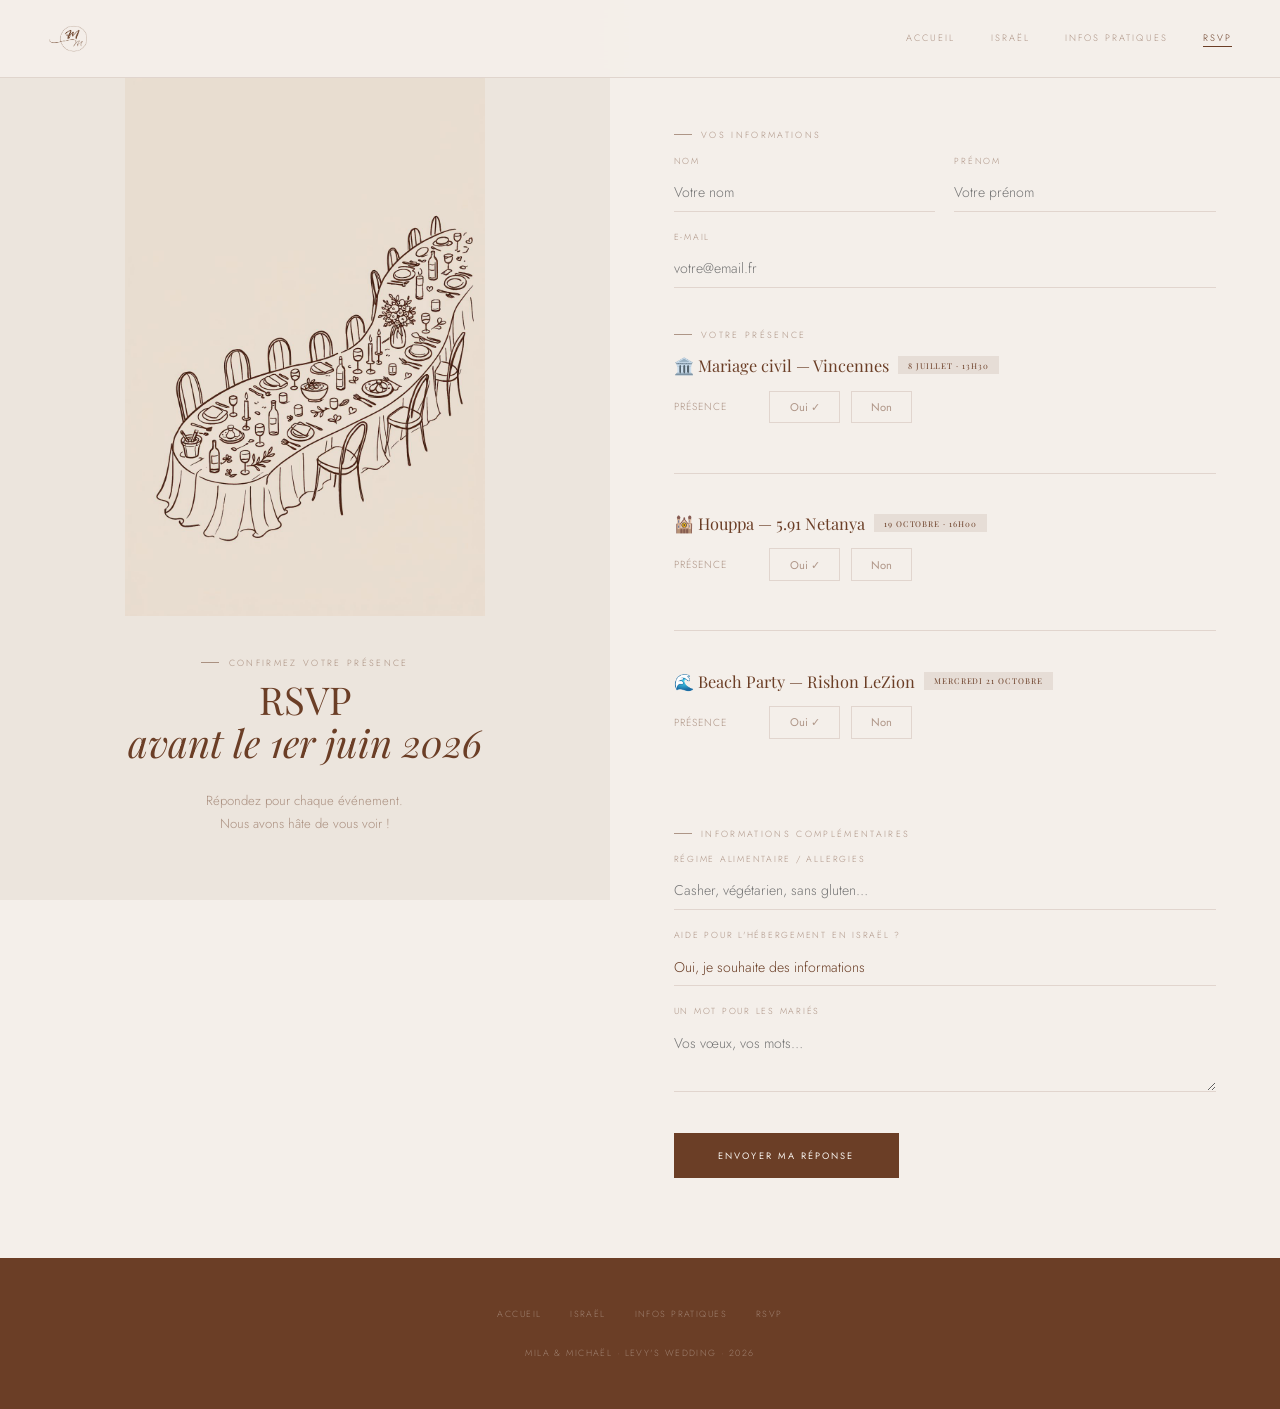
<file: rsvp.html>
<!DOCTYPE html>
<html lang="fr">
<head>
<meta charset="UTF-8">
<meta name="viewport" content="width=device-width, initial-scale=1.0">
<title>RSVP — Levy's Wedding</title>
<link rel="stylesheet" href="style.css">
<style>
/* RSVP responsive */

/* RSVP responsive layout */
.rsvp-layout {
  display: grid;
  grid-template-columns: 1fr 1.1fr;
  min-height: 100svh;
}
.rsvp-left {
  background: var(--bg2);
  display: flex;
  flex-direction: column;
  align-items: center;
  justify-content: flex-end;
  padding: 8rem 3rem 4rem;
  position: sticky;
  top: 0;
  height: 100svh;
}
.rsvp-right {
  padding: 8rem 4rem 5rem;
  background: var(--bg);
}
@media (max-width: 768px) {
  .rsvp-layout {
    grid-template-columns: 1fr;
    min-height: auto;
  }
  .rsvp-left {
    position: relative;
    height: auto;
    padding: 6rem 2rem 2.5rem;
    justify-content: center;
  }
  .rsvp-left img {
    max-width: 200px !important;
    margin-bottom: 1.5rem !important;
  }
  .rsvp-left h2 {
    font-size: 1.5rem !important;
  }
  .rsvp-right {
    padding: 2.5rem 1.5rem 4rem;
  }
}

</style>
</head>
<body>
<nav>
  <a href="index.html" class="nl"><img src="[data-uri]" alt="M&M" style="height:42px;width:42px;object-fit:contain;display:block;"></a>
  <div class="nm">
    <a href="index.html">Accueil</a>
    <a href="israel.html">Israël</a>
    <a href="infos.html">Infos pratiques</a>
    <a href="rsvp.html" class="on">RSVP</a>
  </div>
</nav>

<!-- LAYOUT SPLIT plein écran -->
<div class="rsvp-layout">

  <!-- GAUCHE — visuel -->
  <div class="rsvp-left">
    <img src="[data-uri]" alt="Table de réception" style="max-width:360px;width:90%;mix-blend-mode:multiply;margin-bottom:2.5rem;">
    <div class="tag" style="justify-content:center;margin-bottom:.6rem;">Confirmez votre présence</div>
    <h2 style="text-align:center;font-size:clamp(1.6rem,3vw,2.4rem);">RSVP<br><em>avant le 1er juin 2026</em></h2>
    <p style="text-align:center;font-size:.82rem;color:var(--mu);margin-top:.8rem;line-height:1.75;">
      Répondez pour chaque événement.<br>Nous avons hâte de vous voir !
    </p>
  </div>

  <!-- DROITE — formulaire -->
  <div class="rsvp-right">
    <form onsubmit="send(event)">

      <!-- Identité -->
      <div style="margin-bottom:2.5rem;">
        <div class="tag">Vos informations</div>
        <div class="fr">
          <div class="fi"><label>Nom</label><input type="text" placeholder="Votre nom" required></div>
          <div class="fi"><label>Prénom</label><input type="text" placeholder="Votre prénom" required></div>
        </div>
        <div class="fi"><label>E-mail</label><input type="email" placeholder="votre@email.fr" required></div>
      </div>

      <!-- Événements -->
      <div style="margin-bottom:2rem;">
        <div class="tag">Votre présence</div>

        <!-- Mairie -->
        <div class="eb">
          <h4>🏛️ Mariage civil — Vincennes <span class="et">8 juillet · 13h30</span></h4>
          <div class="pr">
            <div class="pl">Présence</div>
            <div style="display:flex;gap:.7rem;">
              <button type="button" class="tb" onclick="pick(this,'mairie','oui')">Oui ✓</button>
              <button type="button" class="tb" onclick="pick(this,'mairie','non')">Non</button>
            </div>
          </div>
          <div class="pr" id="mairie-g" style="display:none;">
            <div class="pl">Personnes</div>
            <div class="cw">
              <button type="button" class="cb" onclick="delta('mairie',-1)">−</button>
              <div class="cn" id="mairie-n">1</div>
              <button type="button" class="cb" onclick="delta('mairie',1)">+</button>
            </div>
          </div>
        </div>

        <!-- Houppa -->
        <div class="eb">
          <h4>🕍 Houppa — 5.91 Netanya <span class="et">19 octobre · 16h00</span></h4>
          <div class="pr">
            <div class="pl">Présence</div>
            <div style="display:flex;gap:.7rem;">
              <button type="button" class="tb" onclick="pick(this,'houppa','oui')">Oui ✓</button>
              <button type="button" class="tb" onclick="pick(this,'houppa','non')">Non</button>
            </div>
          </div>
          <div class="pr" id="houppa-g" style="display:none;">
            <div class="pl">Personnes</div>
            <div class="cw">
              <button type="button" class="cb" onclick="delta('houppa',-1)">−</button>
              <div class="cn" id="houppa-n">1</div>
              <button type="button" class="cb" onclick="delta('houppa',1)">+</button>
            </div>
          </div>
        </div>

        <!-- Beach -->
        <div class="eb">
          <h4>🌊 Beach Party — Rishon LeZion <span class="et">Mercredi 21 octobre</span></h4>
          <div class="pr">
            <div class="pl">Présence</div>
            <div style="display:flex;gap:.7rem;">
              <button type="button" class="tb" onclick="pick(this,'beach','oui')">Oui ✓</button>
              <button type="button" class="tb" onclick="pick(this,'beach','non')">Non</button>
            </div>
          </div>
          <div class="pr" id="beach-g" style="display:none;">
            <div class="pl">Personnes</div>
            <div class="cw">
              <button type="button" class="cb" onclick="delta('beach',-1)">−</button>
              <div class="cn" id="beach-n">1</div>
              <button type="button" class="cb" onclick="delta('beach',1)">+</button>
            </div>
          </div>
        </div>
      </div>

      <!-- Infos supp -->
      <div style="margin-bottom:2rem;">
        <div class="tag">Informations complémentaires</div>
        <div class="fi"><label>Régime alimentaire / allergies</label><input type="text" placeholder="Casher, végétarien, sans gluten…"></div>
        <div class="fi">
          <label>Aide pour l'hébergement en Israël ?</label>
          <select>
            <option>Oui, je souhaite des informations</option>
            <option>Non merci, j'ai déjà tout organisé</option>
          </select>
        </div>
        <div class="fi"><label>Un mot pour les mariés</label><textarea placeholder="Vos vœux, vos mots…"></textarea></div>
      </div>

      <!-- Récap -->
      <div class="sb" id="sb" style="display:none;">
        <h4>Récapitulatif</h4>
        <div id="sl"></div>
      </div>

      <button type="submit" class="btn">Envoyer ma réponse</button>
      <div class="ok" id="ok">Merci infiniment ✦ Votre réponse a bien été enregistrée !</div>

    </form>
  </div>
</div>

<footer>
  <div class="fn">
    <a href="index.html">Accueil</a>
    <a href="israel.html">Israël</a>
    <a href="infos.html">Infos pratiques</a>
    <a href="rsvp.html">RSVP</a>
  </div>
  <div>Mila &amp; Michaël · Levy's Wedding · 2026</div>
</footer>
<script src="main.js"></script>
</body></html>
</file>
<file: style.css>
@import url('https://fonts.googleapis.com/css2?family=Playfair+Display:ital,wght@0,400;0,500;1,400;1,500&family=Jost:wght@200;300;400&display=swap');

*, *::before, *::after { box-sizing: border-box; margin: 0; padding: 0; }

:root {
  --br: #6b3e26;
  --bg: #f4efea;
  --bg2: #ece5dd;
  --mu: rgba(107,62,38,.5);
  --ln: rgba(107,62,38,.14);
}

html { scroll-behavior: smooth; }
body { background: var(--bg); color: var(--br); font-family: 'Jost', sans-serif; font-weight: 300; overflow-x: hidden; }

/* NAV */
nav {
  position: fixed; top: 0; left: 0; right: 0; z-index: 900;
  display: flex; align-items: center; justify-content: space-between;
  padding: 1.1rem 3rem;
  background: rgba(244,239,234,.96);
  backdrop-filter: blur(16px);
  border-bottom: 1px solid var(--ln);
}
.nl { font-family: 'Playfair Display',serif; font-style:italic; font-size:.98rem; color:var(--br); text-decoration:none; letter-spacing:.04em; }
.nm { display:flex; gap:2.2rem; }
.nm a { font-size:.58rem; letter-spacing:.22em; text-transform:uppercase; text-decoration:none; color:var(--mu); transition:color .2s; }
.nm a:hover, .nm a.on { color:var(--br); }
.nm a.on { border-bottom: 1px solid var(--br); padding-bottom: 2px; }
@media(max-width:680px){ nav{padding:1rem 1.5rem;} .nm{gap:1.1rem;} .nm a{font-size:.5rem;} }

/* TYPOGRAPHY */
.tag { font-size:.56rem; letter-spacing:.26em; text-transform:uppercase; color:var(--mu); display:flex; align-items:center; gap:.6rem; margin-bottom:.85rem; }
.tag::before { content:''; display:inline-block; width:18px; height:1px; background:var(--mu); }
.tc .tag { justify-content:center; } .tc .tag::before { display:none; }
h2 { font-family:'Playfair Display',serif; font-weight:400; font-size:clamp(1.8rem,4.5vw,2.9rem); line-height:1.1; margin-bottom:.9rem; }
h2 em { font-style:italic; }
h3 { font-family:'Playfair Display',serif; font-weight:400; font-size:1.3rem; margin-bottom:.7rem; }
.lead { font-size:.88rem; color:var(--mu); line-height:1.9; max-width:52ch; }
.tc { text-align:center; } .tc .lead { margin:0 auto; }

/* SECTIONS */
.S  { max-width:1080px; margin:0 auto; padding:6rem 3rem; }
.Sm { max-width:700px;  margin:0 auto; padding:6rem 3rem; }
@media(max-width:680px){ .S,.Sm { padding:4rem 1.5rem; } }

/* DIVIDER */
.orn { text-align:center; padding:1.2rem 0; font-size:.65rem; color:var(--ln); letter-spacing:.4em; }

/* SPLIT */
.split { display:grid; grid-template-columns:1fr 1fr; border-top:1px solid var(--ln); border-bottom:1px solid var(--ln); }
@media(max-width:680px){ .split{grid-template-columns:1fr;} }
.sp { padding:4rem 3.5rem; display:flex; flex-direction:column; justify-content:center; }
.si { background:var(--bg2); display:flex; align-items:center; justify-content:center; padding:3rem; min-height:360px; }
@media(max-width:680px){ .sp{padding:2.5rem 1.5rem;} .si{min-height:260px;} }

/* DETAIL ROWS */
.dr { display:flex; gap:1rem; align-items:flex-start; padding:.75rem 0; border-bottom:1px solid var(--ln); }
.dr:last-child{border-bottom:none;}
.di{font-size:.82rem;width:20px;flex-shrink:0;text-align:center;opacity:.6;padding-top:.1rem;}
.dt{font-size:.85rem;color:var(--mu);line-height:1.8;}
.dt strong{color:var(--br);font-weight:400;}
.mt{margin-top:1.4rem;}

/* CTA */
.cta { display:inline-block; margin-top:1.5rem; font-size:.58rem; letter-spacing:.18em; text-transform:uppercase; text-decoration:none; color:var(--br); border-bottom:1px solid var(--br); padding-bottom:2px; transition:opacity .2s; }
.cta:hover{opacity:.55;}

/* BROWN BAND */
.band { background:var(--br); color:var(--bg); padding:5rem 3rem; }
.band h2,.band h3{color:var(--bg);}
.band .lead{color:rgba(244,239,234,.6);}
.band .tag{color:rgba(244,239,234,.45);}
.band .tag::before{background:rgba(244,239,234,.35);}
.band .dt{color:rgba(244,239,234,.6);}
.band .dt strong{color:var(--bg);}
.band .dr{border-bottom-color:rgba(244,239,234,.12);}
@media(max-width:680px){.band{padding:4rem 1.5rem;}}

/* CARDS */
.cards{display:grid;grid-template-columns:repeat(auto-fit,minmax(210px,1fr));gap:1px;background:var(--ln);border:1px solid var(--ln);margin-top:2.5rem;}
.card{background:var(--bg);padding:2rem 1.8rem;transition:background .2s;}
.card:hover{background:var(--bg2);}
.card h4{font-family:'Playfair Display',serif;font-size:.98rem;font-weight:400;margin-bottom:.6rem;}
.card p{font-size:.83rem;color:var(--mu);line-height:1.85;}
.card a{display:inline-block;margin-top:.7rem;font-size:.57rem;letter-spacing:.14em;text-transform:uppercase;text-decoration:none;color:var(--br);border-bottom:1px solid var(--br);padding-bottom:2px;transition:opacity .2s;}
.card a:hover{opacity:.55;}

/* FORM */
.fi{display:flex;flex-direction:column;margin-bottom:1.2rem;}
.fi label{font-size:.55rem;letter-spacing:.2em;text-transform:uppercase;color:var(--mu);margin-bottom:.4rem;}
.fi input,.fi select,.fi textarea{background:transparent;border:none;border-bottom:1px solid var(--ln);padding:.55rem 0;font-family:'Jost',sans-serif;font-size:.88rem;font-weight:300;color:var(--br);outline:none;transition:border-color .2s;}
.fi input:focus,.fi select:focus,.fi textarea:focus{border-bottom-color:var(--br);}
.fi select{-webkit-appearance:none;cursor:pointer;}
.fi textarea{resize:vertical;min-height:68px;}
.fr{display:grid;grid-template-columns:1fr 1fr;gap:1.2rem;}
@media(max-width:500px){.fr{grid-template-columns:1fr;}}
.btn{background:var(--br);color:var(--bg);border:none;cursor:pointer;padding:1rem 2.8rem;font-family:'Jost',sans-serif;font-size:.58rem;letter-spacing:.22em;text-transform:uppercase;transition:opacity .2s,transform .15s;margin-top:.6rem;}
.btn:hover{opacity:.82;transform:translateY(-1px);}

/* RSVP event blocks */
.eb{margin-bottom:2.4rem;padding-bottom:2.4rem;border-bottom:1px solid var(--ln);}
.eb:last-of-type{border-bottom:none;}
.eb h4{font-family:'Playfair Display',serif;font-size:1.02rem;font-weight:400;margin-bottom:.9rem;display:flex;align-items:center;gap:.6rem;flex-wrap:wrap;}
.et{font-size:.5rem;letter-spacing:.12em;text-transform:uppercase;background:rgba(107,62,38,.1);color:var(--br);padding:.22rem .6rem;}
.pr{display:flex;align-items:center;gap:1.3rem;margin-bottom:.7rem;}
.pl{font-size:.64rem;letter-spacing:.1em;text-transform:uppercase;color:var(--mu);min-width:75px;}
.tb{padding:.45rem 1.2rem;border:1px solid var(--ln);background:transparent;font-family:'Jost',sans-serif;font-size:.7rem;cursor:pointer;transition:all .2s;color:var(--mu);}
.tb.on{background:var(--br);color:var(--bg);border-color:var(--br);}
.tb:hover{border-color:var(--br);color:var(--br);}
.cw{display:flex;align-items:center;gap:.45rem;}
.cb{width:26px;height:26px;border:1px solid var(--ln);background:transparent;cursor:pointer;font-size:.95rem;display:flex;align-items:center;justify-content:center;color:var(--br);transition:border-color .2s;}
.cb:hover{border-color:var(--br);}
.cn{font-family:'Playfair Display',serif;font-size:1.15rem;min-width:22px;text-align:center;}
.sb{background:var(--br);color:var(--bg);padding:1.3rem 1.8rem;margin:1.8rem 0 1rem;}
.sb h4{font-family:'Playfair Display',serif;font-size:.9rem;font-weight:400;color:var(--bg);margin-bottom:.6rem;}
.sl{font-size:.78rem;color:rgba(244,239,234,.55);padding:.28rem 0;display:flex;justify-content:space-between;border-bottom:1px solid rgba(244,239,234,.1);}
.sl:last-child{border-bottom:none;}
.sl span{color:rgba(244,239,234,.88);}
.ok{display:none;margin-top:.9rem;font-family:'Playfair Display',serif;font-style:italic;font-size:1.05rem;color:var(--br);}

/* FOOTER */
footer{background:var(--br);color:rgba(244,239,234,.38);text-align:center;padding:2.8rem 2rem;font-size:.56rem;letter-spacing:.16em;text-transform:uppercase;line-height:2.4;}
.fn{display:flex;gap:1.8rem;justify-content:center;margin-bottom:1.1rem;flex-wrap:wrap;}
.fn a{color:rgba(244,239,234,.38);text-decoration:none;transition:color .2s;}
.fn a:hover{color:var(--bg);}

/* ANIMATIONS */
@keyframes fadeUp{from{opacity:0;transform:translateY(20px)}to{opacity:1;transform:none}}
.rev{opacity:0;transform:translateY(22px);transition:opacity .75s ease,transform .75s ease;}
.rev.in{opacity:1;transform:none;}
.d1{transition-delay:.1s}.d2{transition-delay:.2s}.d3{transition-delay:.3s}
</file>
